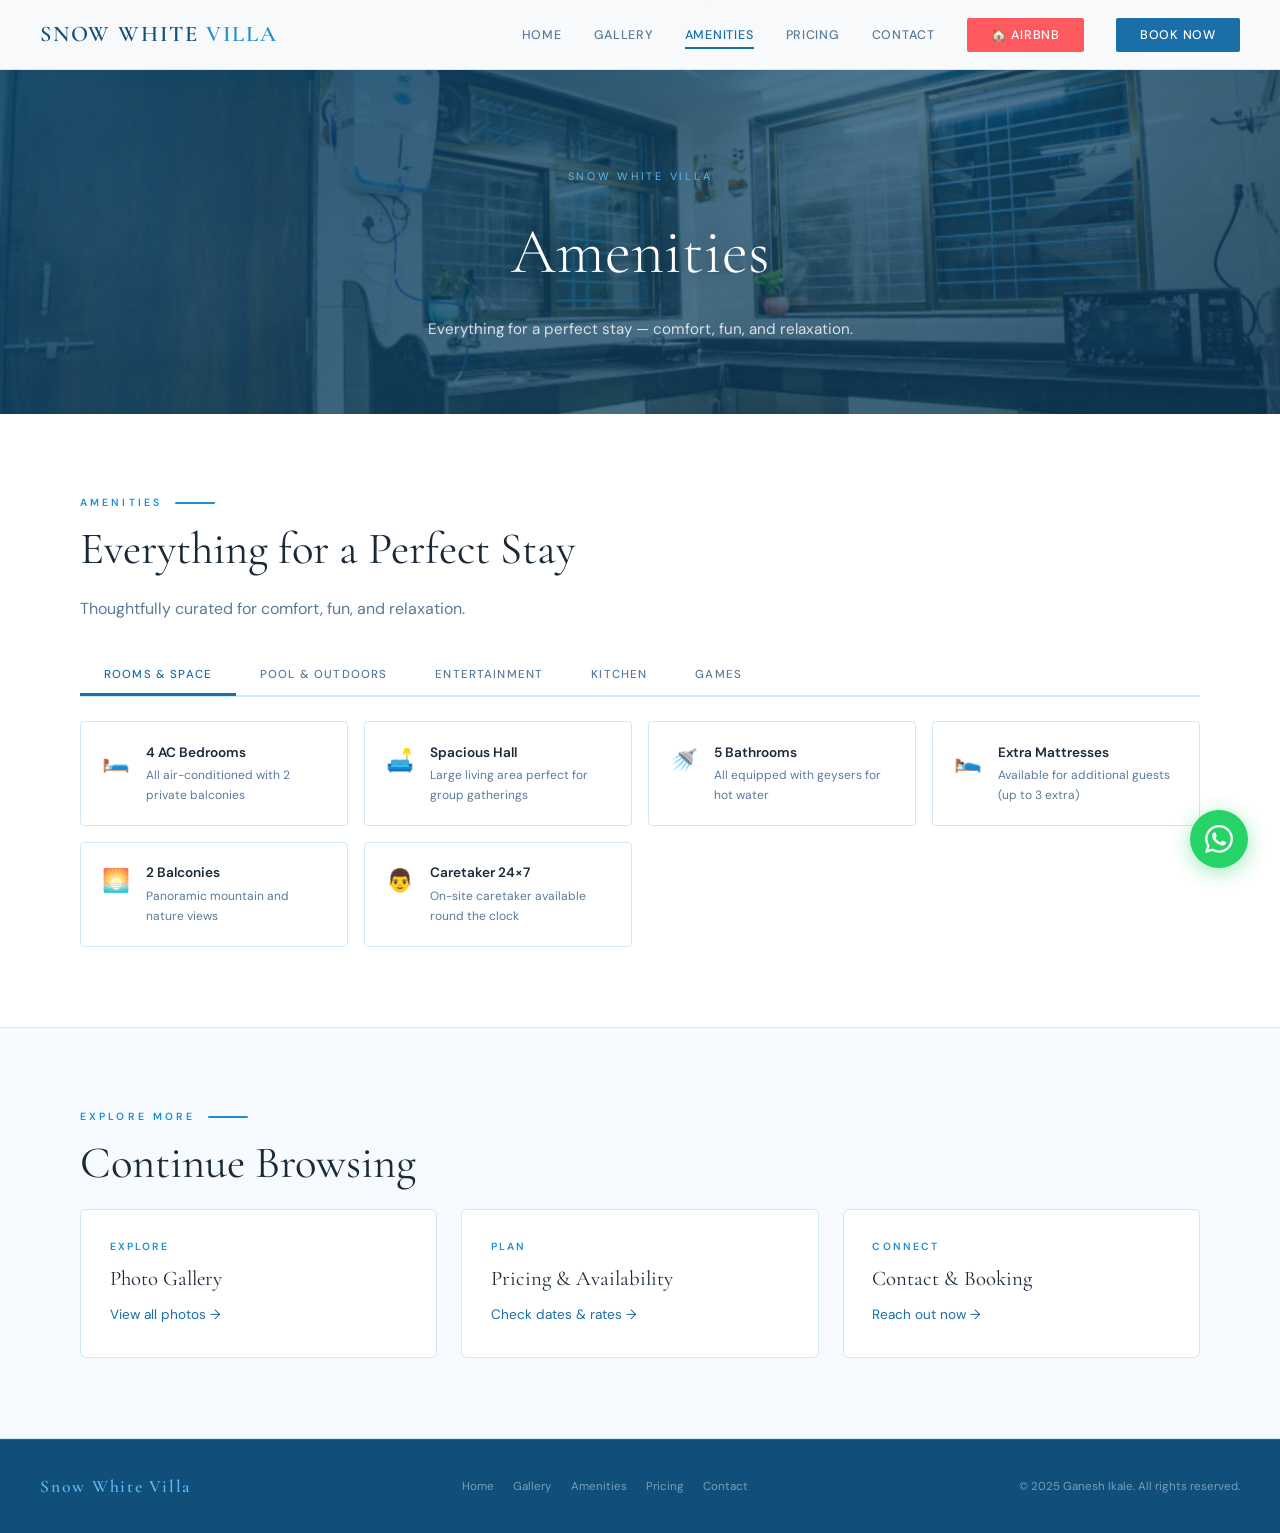
<file: amenities.html>
<!DOCTYPE html>
<html lang="en">
<head>
<meta charset="UTF-8">
<meta name="viewport" content="width=device-width, initial-scale=1.0">
<title>Amenities — Snow White Villa | Malavli, Pune</title>
<link rel="preconnect" href="https://fonts.googleapis.com">
<link href="https://fonts.googleapis.com/css2?family=Cormorant+Garamond:ital,wght@0,300;0,400;0,600;1,300;1,400&family=DM+Sans:wght@300;400;500;600&display=swap" rel="stylesheet">
<link rel="stylesheet" href="styles.css">
</head>
<body>

<nav>
  <a href="index.html" class="nav-logo">Snow White <span>Villa</span></a>
  <button class="nav-toggle" onclick="toggleNav()">☰</button>
  <ul class="nav-links" id="navLinks">
    <li><a href="index.html">Home</a></li>
    <li><a href="gallery.html">Gallery</a></li>
    <li><a href="amenities.html" class="active">Amenities</a></li>
    <li><a href="pricing.html">Pricing</a></li>
    <li><a href="contact.html">Contact</a></li>
    <li><a href="https://airbnb.com/h/snowwhitevilla07" target="_blank" class="nav-airbnb">🏠 Airbnb</a></li>
    <li><a href="contact.html" class="nav-book">Book Now</a></li>
  </ul>
</nav>

<!-- PAGE HERO -->
<div class="page-hero">
  <div class="page-hero-bg" id="heroBg"></div>
  <div class="page-hero-overlay"></div>
  <div class="page-hero-content">
    <div class="page-hero-eyebrow">Snow White Villa</div>
    <h1 class="page-hero-title">Amenities</h1>
    <p class="page-hero-sub">Everything for a perfect stay — comfort, fun, and relaxation.</p>
  </div>
</div>

<!-- AMENITIES TABS -->
<div class="section">
  <div class="fade-up">
    <div class="sec-label">Amenities</div>
    <h2>Everything for a Perfect Stay</h2>
    <p class="lead">Thoughtfully curated for comfort, fun, and relaxation.</p>
  </div>
  <div class="fade-up" style="margin-top:2rem">
    <div class="amenities-tabs">
      <button class="atab active" onclick="switchTab(event,'rooms')">Rooms & Space</button>
      <button class="atab" onclick="switchTab(event,'pool')">Pool & Outdoors</button>
      <button class="atab" onclick="switchTab(event,'entertainment')">Entertainment</button>
      <button class="atab" onclick="switchTab(event,'kitchen')">Kitchen</button>
      <button class="atab" onclick="switchTab(event,'games')">Games</button>
    </div>
    <div id="tab-rooms" class="atab-panel active">
      <div class="amenity-card"><div class="ac-icon">🛏️</div><div><div class="ac-title">4 AC Bedrooms</div><div class="ac-desc">All air-conditioned with 2 private balconies</div></div></div>
      <div class="amenity-card"><div class="ac-icon">🛋️</div><div><div class="ac-title">Spacious Hall</div><div class="ac-desc">Large living area perfect for group gatherings</div></div></div>
      <div class="amenity-card"><div class="ac-icon">🚿</div><div><div class="ac-title">5 Bathrooms</div><div class="ac-desc">All equipped with geysers for hot water</div></div></div>
      <div class="amenity-card"><div class="ac-icon">🛌</div><div><div class="ac-title">Extra Mattresses</div><div class="ac-desc">Available for additional guests (up to 3 extra)</div></div></div>
      <div class="amenity-card"><div class="ac-icon">🌅</div><div><div class="ac-title">2 Balconies</div><div class="ac-desc">Panoramic mountain and nature views</div></div></div>
      <div class="amenity-card"><div class="ac-icon">👨</div><div><div class="ac-title">Caretaker 24×7</div><div class="ac-desc">On-site caretaker available round the clock</div></div></div>
    </div>
    <div id="tab-pool" class="atab-panel">
      <div class="amenity-card"><div class="ac-icon">🏊‍♂️</div><div><div class="ac-title">Private Pool</div><div class="ac-desc">30×12 ft, 4.5 ft depth with LED lighting</div></div></div>
      <div class="amenity-card"><div class="ac-icon">💦</div><div><div class="ac-title">Waterfall Feature</div><div class="ac-desc">Decorative stone waterfall into the pool</div></div></div>
      <div class="amenity-card"><div class="ac-icon">🪑</div><div><div class="ac-title">Poolside Lounge</div><div class="ac-desc">Wicker chairs and outdoor seating by the pool</div></div></div>
      <div class="amenity-card"><div class="ac-icon">🏔️</div><div><div class="ac-title">Mountain-View Balcony</div><div class="ac-desc">Breathtaking Sahyadri views from upper floor</div></div></div>
      <div class="amenity-card"><div class="ac-icon">🌿</div><div><div class="ac-title">Landscaped Courtyard</div><div class="ac-desc">Green plants and outdoor lighting throughout</div></div></div>
      <div class="amenity-card"><div class="ac-icon">🚗</div><div><div class="ac-title">Private Parking</div><div class="ac-desc">Spacious private parking available</div></div></div>
    </div>
    <div id="tab-entertainment" class="atab-panel">
      <div class="amenity-card"><div class="ac-icon">📺</div><div><div class="ac-title">55" Smart LED TV</div><div class="ac-desc">Large smart television for movies and streaming</div></div></div>
      <div class="amenity-card"><div class="ac-icon">📶</div><div><div class="ac-title">Free Wi-Fi</div><div class="ac-desc">High-speed internet throughout the villa</div></div></div>
      <div class="amenity-card"><div class="ac-icon">🔊</div><div><div class="ac-title">Bluetooth Speaker</div><div class="ac-desc">Portable speaker for music by the pool</div></div></div>
      <div class="amenity-card"><div class="ac-icon">🎱</div><div><div class="ac-title">Billiards Table</div><div class="ac-desc">Full-size pool table in the game room</div></div></div>
      <div class="amenity-card"><div class="ac-icon">⚽</div><div><div class="ac-title">Foosball Table</div><div class="ac-desc">Table football on the terrace</div></div></div>
      <div class="amenity-card"><div class="ac-icon">🏸</div><div><div class="ac-title">Badminton</div><div class="ac-desc">Rackets and shuttlecock available</div></div></div>
    </div>
    <div id="tab-kitchen" class="atab-panel">
      <div class="amenity-card"><div class="ac-icon">🍳</div><div><div class="ac-title">Modular Kitchen</div><div class="ac-desc">L-shaped fully equipped modular kitchen</div></div></div>
      <div class="amenity-card"><div class="ac-icon">❄️</div><div><div class="ac-title">Refrigerator</div><div class="ac-desc">Full-size fridge for food and beverages</div></div></div>
      <div class="amenity-card"><div class="ac-icon">💧</div><div><div class="ac-title">Water Purifier</div><div class="ac-desc">RO water purifier for safe drinking water</div></div></div>
      <div class="amenity-card"><div class="ac-icon">☕</div><div><div class="ac-title">Electric Kettle</div><div class="ac-desc">Available in each bedroom</div></div></div>
      <div class="amenity-card"><div class="ac-icon">📦</div><div><div class="ac-title">Microwave</div><div class="ac-desc">For reheating and quick cooking</div></div></div>
      <div class="amenity-card" style="border-color:var(--blue-mid);background:var(--blue-pale)"><div class="ac-icon">👨‍🍳</div><div><div class="ac-title">Cook on Request</div><div class="ac-desc">Available on request at extra charge</div></div></div>
    </div>
    <div id="tab-games" class="atab-panel">
      <div class="amenity-card"><div class="ac-icon">🎯</div><div><div class="ac-title">Carrom</div><div class="ac-desc">Classic board game for all ages</div></div></div>
      <div class="amenity-card"><div class="ac-icon">♟️</div><div><div class="ac-title">Chess</div><div class="ac-desc">Strategy game for two players</div></div></div>
      <div class="amenity-card"><div class="ac-icon">🃏</div><div><div class="ac-title">Cards</div><div class="ac-desc">Playing cards for group games</div></div></div>
      <div class="amenity-card"><div class="ac-icon">🎲</div><div><div class="ac-title">Ludo</div><div class="ac-desc">Family favourite board game</div></div></div>
      <div class="amenity-card"><div class="ac-icon">🟦</div><div><div class="ac-title">Uno</div><div class="ac-desc">Fast-paced card game for groups</div></div></div>
      <div class="amenity-card"><div class="ac-icon">🏸</div><div><div class="ac-title">Badminton</div><div class="ac-desc">Outdoor racket sport equipment included</div></div></div>
      <div class="amenity-card" style="border-color:var(--blue-mid);background:var(--blue-pale)"><div class="ac-icon">🎈</div><div><div class="ac-title">Decoration Services</div><div class="ac-desc">Available on request for birthdays & celebrations</div></div></div>
    </div>
  </div>
</div>

<!-- CROSS LINKS -->
<div class="section-bg-light">
  <div class="section">
    <div class="fade-up">
      <div class="sec-label">Explore More</div>
      <h2>Continue Browsing</h2>
    </div>
    <div class="page-links fade-up">
      <a href="gallery.html" class="page-link-card">
        <div class="plc-label">Explore</div>
        <div class="plc-title">Photo Gallery</div>
        <span class="plc-arrow">View all photos →</span>
      </a>
      <a href="pricing.html" class="page-link-card">
        <div class="plc-label">Plan</div>
        <div class="plc-title">Pricing &amp; Availability</div>
        <span class="plc-arrow">Check dates &amp; rates →</span>
      </a>
      <a href="contact.html" class="page-link-card">
        <div class="plc-label">Connect</div>
        <div class="plc-title">Contact &amp; Booking</div>
        <span class="plc-arrow">Reach out now →</span>
      </a>
    </div>
  </div>
</div>

<footer>
  <div class="footer-logo">Snow White Villa</div>
  <div class="footer-links">
    <a href="index.html">Home</a>
    <a href="gallery.html">Gallery</a>
    <a href="amenities.html">Amenities</a>
    <a href="pricing.html">Pricing</a>
    <a href="contact.html">Contact</a>
  </div>
  <div>© 2025 Ganesh Ikale. All rights reserved.</div>
</footer>

<!-- WHATSAPP FLOAT -->
<a href="https://wa.me/919370721397?text=Hi%2C%20I%20would%20like%20to%20book%20Snow%20White%20Villa." target="_blank" class="wa-float" title="WhatsApp Us">
  <svg viewBox="0 0 24 24" xmlns="http://www.w3.org/2000/svg"><path d="M17.472 14.382c-.297-.149-1.758-.867-2.03-.967-.273-.099-.471-.148-.67.15-.197.297-.767.966-.94 1.164-.173.199-.347.223-.644.075-.297-.15-1.255-.463-2.39-1.475-.883-.788-1.48-1.761-1.653-2.059-.173-.297-.018-.458.13-.606.134-.133.298-.347.446-.52.149-.174.198-.298.298-.497.099-.198.05-.371-.025-.52-.075-.149-.669-1.612-.916-2.207-.242-.579-.487-.5-.669-.51-.173-.008-.371-.01-.57-.01-.198 0-.52.074-.792.372-.272.297-1.04 1.016-1.04 2.479 0 1.462 1.065 2.875 1.213 3.074.149.198 2.096 3.2 5.077 4.487.709.306 1.262.489 1.694.625.712.227 1.36.195 1.871.118.571-.085 1.758-.719 2.006-1.413.248-.694.248-1.289.173-1.413-.074-.124-.272-.198-.57-.347m-5.421 7.403h-.004a9.87 9.87 0 01-5.031-1.378l-.361-.214-3.741.982.998-3.648-.235-.374a9.86 9.86 0 01-1.51-5.26c.001-5.45 4.436-9.884 9.888-9.884 2.64 0 5.122 1.03 6.988 2.898a9.825 9.825 0 012.893 6.994c-.003 5.45-4.437 9.884-9.885 9.884m8.413-18.297A11.815 11.815 0 0012.05 0C5.495 0 .16 5.335.157 11.892c0 2.096.547 4.142 1.588 5.945L.057 24l6.305-1.654a11.882 11.882 0 005.683 1.448h.005c6.554 0 11.89-5.335 11.893-11.893a11.821 11.821 0 00-3.48-8.413z"/></svg>
</a>

<script src="images.js"></script>
<script>
document.getElementById('heroBg').style.backgroundImage = `url(${IMGS[4].src})`;
</script>
<script src="common.js"></script>
</body>
</html>
</file>
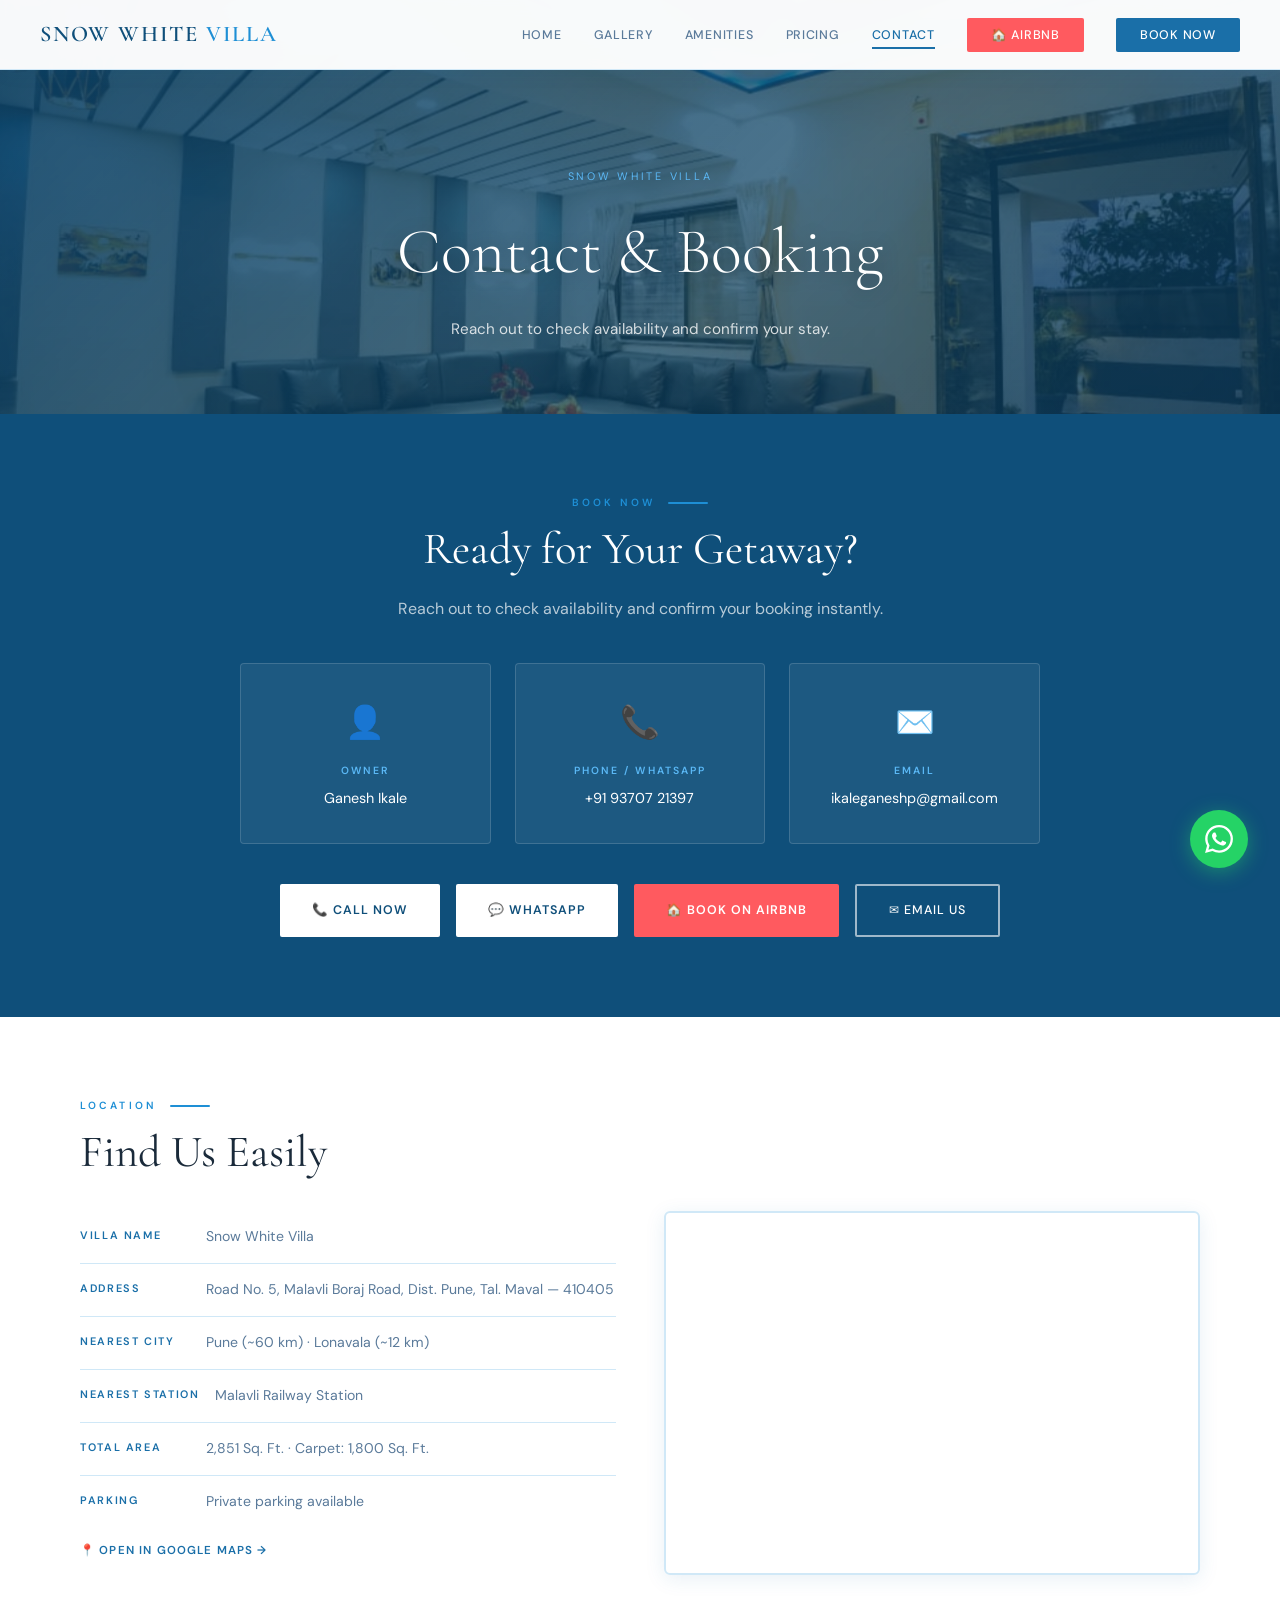
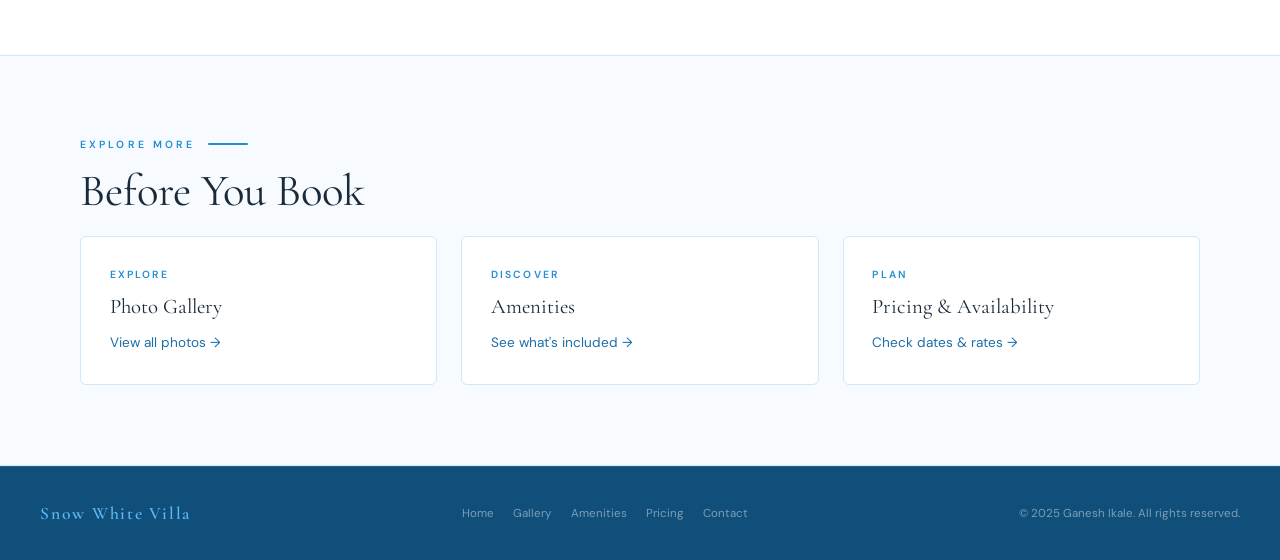
<file: contact.html>
<!DOCTYPE html>
<html lang="en">
<head>
<meta charset="UTF-8">
<meta name="viewport" content="width=device-width, initial-scale=1.0">
<title>Contact & Booking — Snow White Villa | Malavli, Pune</title>
<link rel="preconnect" href="https://fonts.googleapis.com">
<link href="https://fonts.googleapis.com/css2?family=Cormorant+Garamond:ital,wght@0,300;0,400;0,600;1,300;1,400&family=DM+Sans:wght@300;400;500;600&display=swap" rel="stylesheet">
<link rel="stylesheet" href="styles.css">
</head>
<body>

<nav>
  <a href="index.html" class="nav-logo">Snow White <span>Villa</span></a>
  <button class="nav-toggle" onclick="toggleNav()">☰</button>
  <ul class="nav-links" id="navLinks">
    <li><a href="index.html">Home</a></li>
    <li><a href="gallery.html">Gallery</a></li>
    <li><a href="amenities.html">Amenities</a></li>
    <li><a href="pricing.html">Pricing</a></li>
    <li><a href="contact.html" class="active">Contact</a></li>
    <li><a href="https://airbnb.com/h/snowwhitevilla07" target="_blank" class="nav-airbnb">🏠 Airbnb</a></li>
    <li><a href="contact.html" class="nav-book">Book Now</a></li>
  </ul>
</nav>

<!-- PAGE HERO -->
<div class="page-hero">
  <div class="page-hero-bg" id="heroBg"></div>
  <div class="page-hero-overlay"></div>
  <div class="page-hero-content">
    <div class="page-hero-eyebrow">Snow White Villa</div>
    <h1 class="page-hero-title">Contact &amp; Booking</h1>
    <p class="page-hero-sub">Reach out to check availability and confirm your stay.</p>
  </div>
</div>

<!-- CONTACT -->
<div class="contact-section">
  <div class="contact-inner fade-up">
    <div class="sec-label" style="justify-content:center">Book Now</div>
    <h2>Ready for Your Getaway?</h2>
    <p class="lead" style="margin:0 auto;text-align:center">Reach out to check availability and confirm your booking instantly.</p>
    <div class="contact-cards">
      <div class="cc"><div class="cc-icon">👤</div><div class="cc-label">Owner</div><div class="cc-val">Ganesh Ikale</div></div>
      <div class="cc"><div class="cc-icon">📞</div><div class="cc-label">Phone / WhatsApp</div><div class="cc-val"><a href="tel:+919370721397">+91 93707 21397</a></div></div>
      <div class="cc"><div class="cc-icon">✉️</div><div class="cc-label">Email</div><div class="cc-val"><a href="mailto:ikaleganeshp@gmail.com">ikaleganeshp@gmail.com</a></div></div>
    </div>
    <div class="cta-buttons">
      <a href="tel:+919370721397" class="btn-white">📞 Call Now</a>
      <a href="https://wa.me/919370721397?text=Hi%2C%20I%20would%20like%20to%20book%20Snow%20White%20Villa%20at%20Malavli%2C%20Pune." target="_blank" class="btn-white">💬 WhatsApp</a>
      <a href="https://airbnb.com/h/snowwhitevilla07" target="_blank" class="btn-airbnb">🏠 Book on Airbnb</a>
      <a href="mailto:ikaleganeshp@gmail.com" class="btn-outline-white">✉ Email Us</a>
    </div>
  </div>
</div>

<!-- LOCATION -->
<div class="section" id="location">
  <div class="fade-up">
    <div class="sec-label">Location</div>
    <h2>Find Us Easily</h2>
  </div>
  <div class="location-grid fade-up">
    <div>
      <div class="loc-details">
        <div class="loc-row"><div class="loc-key">Villa Name</div><div class="loc-val">Snow White Villa</div></div>
        <div class="loc-row"><div class="loc-key">Address</div><div class="loc-val">Road No. 5, Malavli Boraj Road, Dist. Pune, Tal. Maval — 410405</div></div>
        <div class="loc-row"><div class="loc-key">Nearest City</div><div class="loc-val">Pune (~60 km) · Lonavala (~12 km)</div></div>
        <div class="loc-row"><div class="loc-key">Nearest Station</div><div class="loc-val">Malavli Railway Station</div></div>
        <div class="loc-row"><div class="loc-key">Total Area</div><div class="loc-val">2,851 Sq. Ft. · Carpet: 1,800 Sq. Ft.</div></div>
        <div class="loc-row" style="border:none"><div class="loc-key">Parking</div><div class="loc-val">Private parking available</div></div>
      </div>
      <a href="https://maps.app.goo.gl/RDJYqaR4qNKC1pM8A" target="_blank" class="map-open">📍 Open in Google Maps →</a>
    </div>
    <div>
      <div class="map-box">
        <iframe
          src="https://www.google.com/maps/embed?pb=!1m18!1m12!1m3!1d933.0!2d73.4884076!3d18.7481677!2m3!1f0!2f0!3f0!3m2!1i1024!2i768!4f13.1!3m3!1m2!1s0x3bc2ab870f47547d%3A0x14ecb9adcb28c9e4!2sSnow%20White%20Villa!5e0!3m2!1sen!2sin!4v1234567890"
          allowfullscreen loading="lazy" referrerpolicy="no-referrer-when-downgrade">
        </iframe>
      </div>
    </div>
  </div>
</div>

<!-- CROSS LINKS -->
<div class="section-bg-light">
  <div class="section">
    <div class="fade-up">
      <div class="sec-label">Explore More</div>
      <h2>Before You Book</h2>
    </div>
    <div class="page-links fade-up">
      <a href="gallery.html" class="page-link-card">
        <div class="plc-label">Explore</div>
        <div class="plc-title">Photo Gallery</div>
        <span class="plc-arrow">View all photos →</span>
      </a>
      <a href="amenities.html" class="page-link-card">
        <div class="plc-label">Discover</div>
        <div class="plc-title">Amenities</div>
        <span class="plc-arrow">See what's included →</span>
      </a>
      <a href="pricing.html" class="page-link-card">
        <div class="plc-label">Plan</div>
        <div class="plc-title">Pricing &amp; Availability</div>
        <span class="plc-arrow">Check dates &amp; rates →</span>
      </a>
    </div>
  </div>
</div>

<footer>
  <div class="footer-logo">Snow White Villa</div>
  <div class="footer-links">
    <a href="index.html">Home</a>
    <a href="gallery.html">Gallery</a>
    <a href="amenities.html">Amenities</a>
    <a href="pricing.html">Pricing</a>
    <a href="contact.html">Contact</a>
  </div>
  <div>© 2025 Ganesh Ikale. All rights reserved.</div>
</footer>

<!-- WHATSAPP FLOAT -->
<a href="https://wa.me/919370721397?text=Hi%2C%20I%20would%20like%20to%20book%20Snow%20White%20Villa." target="_blank" class="wa-float" title="WhatsApp Us">
  <svg viewBox="0 0 24 24" xmlns="http://www.w3.org/2000/svg"><path d="M17.472 14.382c-.297-.149-1.758-.867-2.03-.967-.273-.099-.471-.148-.67.15-.197.297-.767.966-.94 1.164-.173.199-.347.223-.644.075-.297-.15-1.255-.463-2.39-1.475-.883-.788-1.48-1.761-1.653-2.059-.173-.297-.018-.458.13-.606.134-.133.298-.347.446-.52.149-.174.198-.298.298-.497.099-.198.05-.371-.025-.52-.075-.149-.669-1.612-.916-2.207-.242-.579-.487-.5-.669-.51-.173-.008-.371-.01-.57-.01-.198 0-.52.074-.792.372-.272.297-1.04 1.016-1.04 2.479 0 1.462 1.065 2.875 1.213 3.074.149.198 2.096 3.2 5.077 4.487.709.306 1.262.489 1.694.625.712.227 1.36.195 1.871.118.571-.085 1.758-.719 2.006-1.413.248-.694.248-1.289.173-1.413-.074-.124-.272-.198-.57-.347m-5.421 7.403h-.004a9.87 9.87 0 01-5.031-1.378l-.361-.214-3.741.982.998-3.648-.235-.374a9.86 9.86 0 01-1.51-5.26c.001-5.45 4.436-9.884 9.888-9.884 2.64 0 5.122 1.03 6.988 2.898a9.825 9.825 0 012.893 6.994c-.003 5.45-4.437 9.884-9.885 9.884m8.413-18.297A11.815 11.815 0 0012.05 0C5.495 0 .16 5.335.157 11.892c0 2.096.547 4.142 1.588 5.945L.057 24l6.305-1.654a11.882 11.882 0 005.683 1.448h.005c6.554 0 11.89-5.335 11.893-11.893a11.821 11.821 0 00-3.48-8.413z"/></svg>
</a>

<script src="images.js"></script>
<script>
document.getElementById('heroBg').style.backgroundImage = `url(${IMGS[5].src})`;
</script>
<script src="common.js"></script>
</body>
</html>
</file>
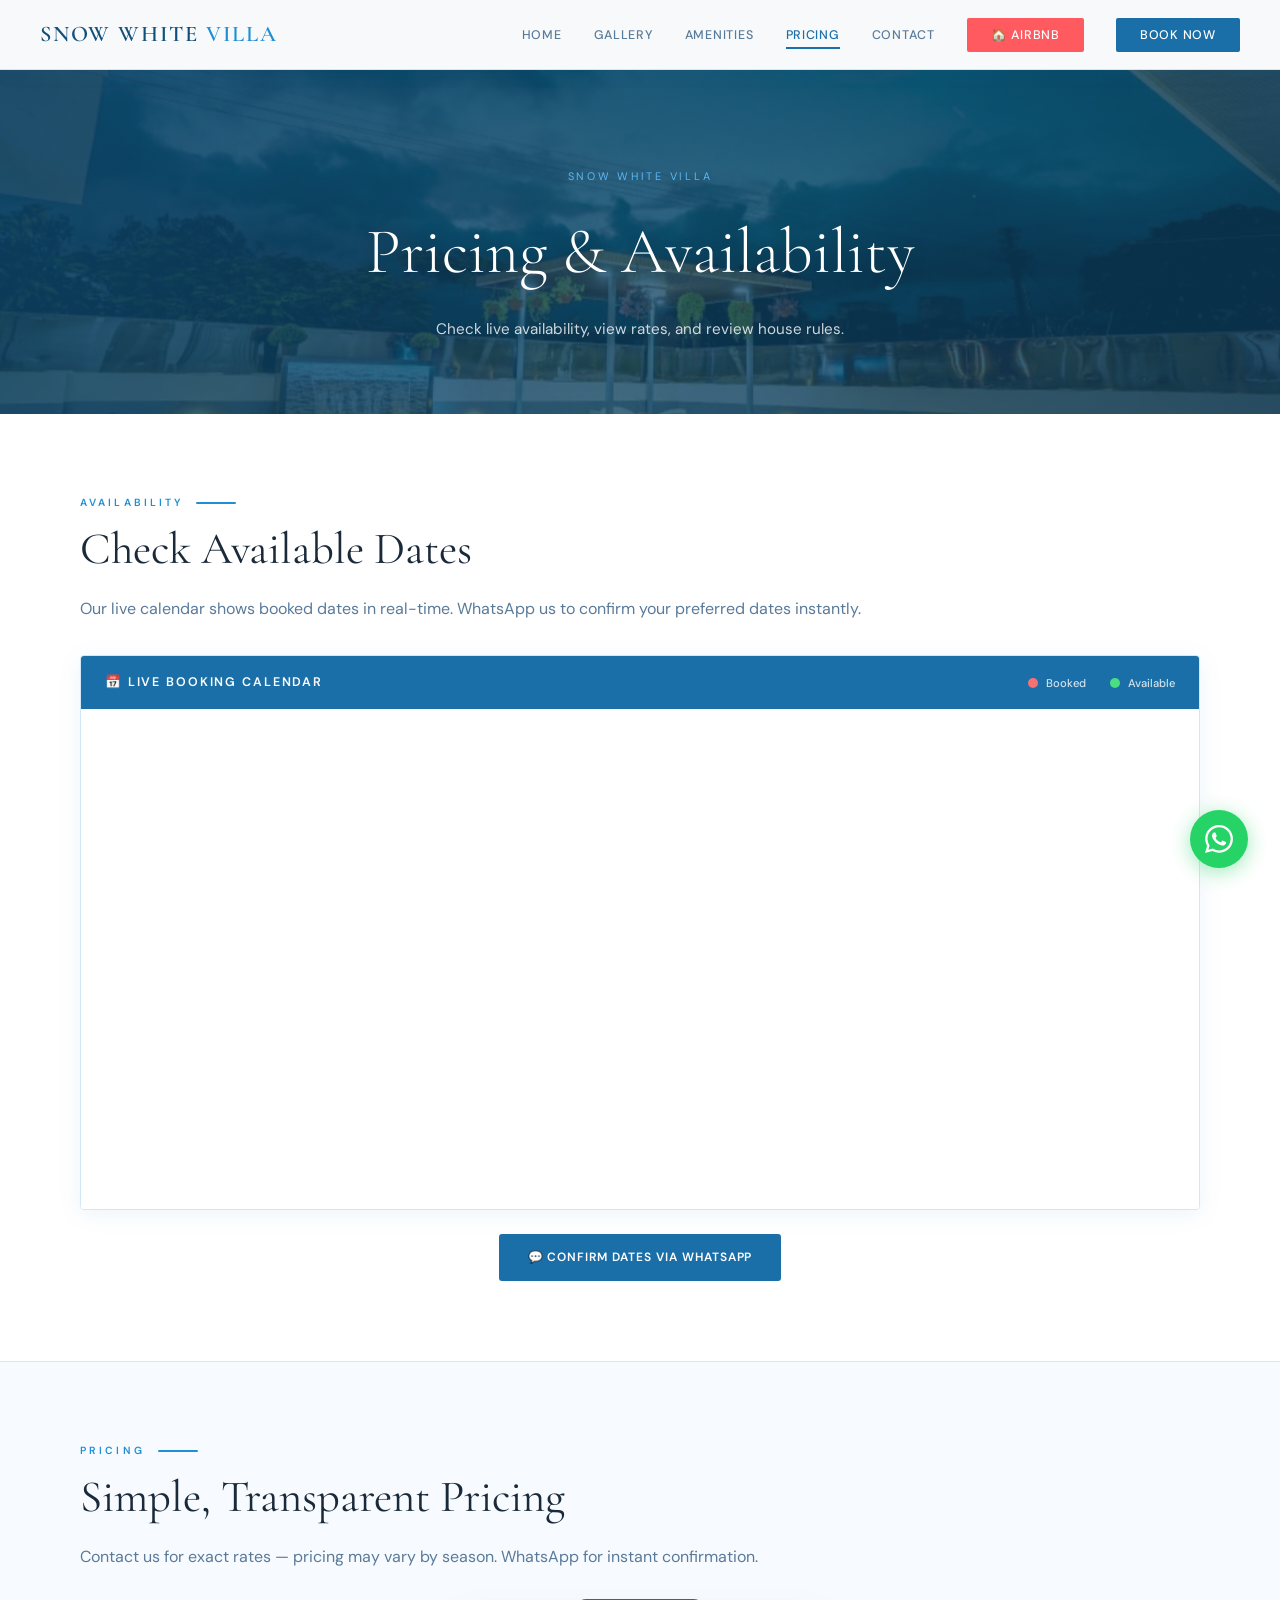
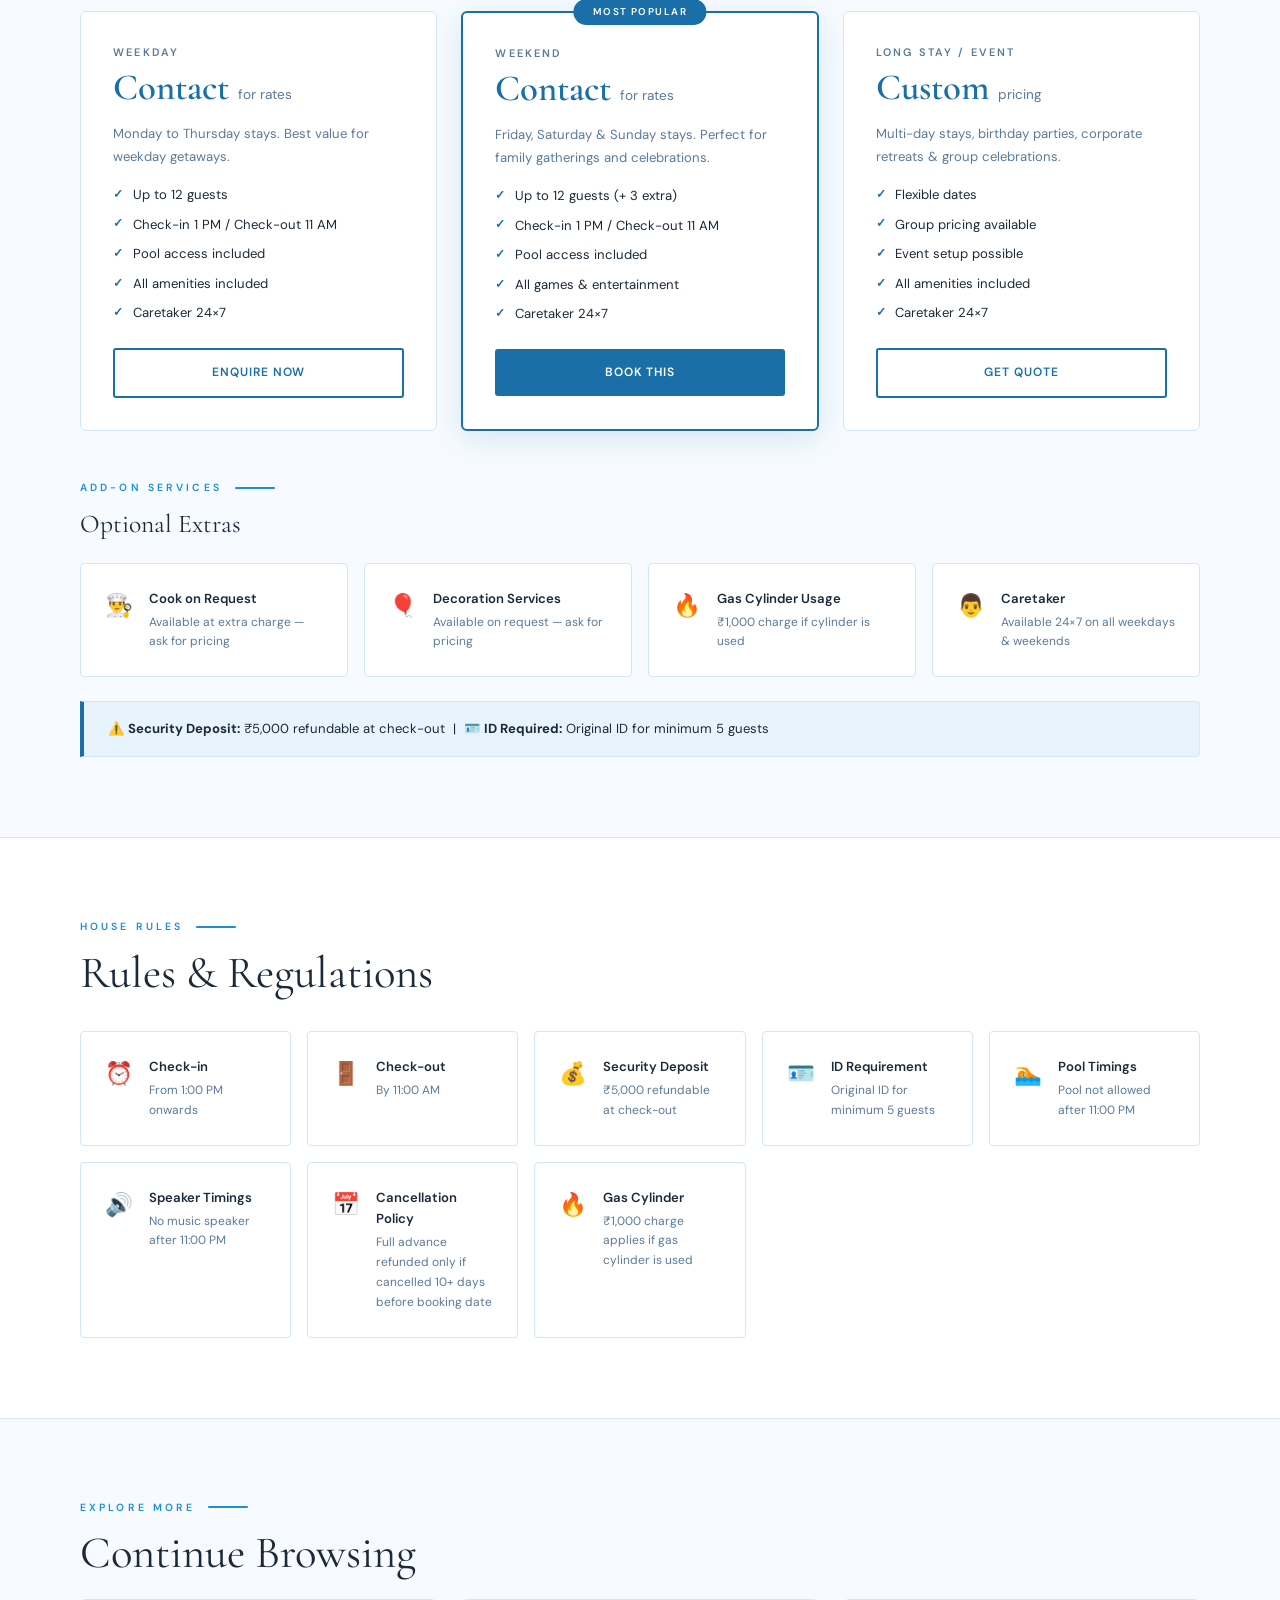
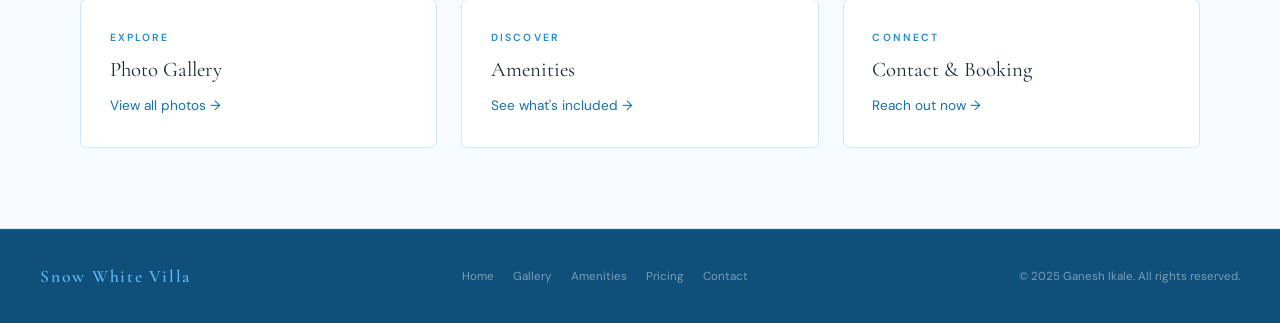
<file: pricing.html>
<!DOCTYPE html>
<html lang="en">
<head>
<meta charset="UTF-8">
<meta name="viewport" content="width=device-width, initial-scale=1.0">
<title>Pricing & Availability — Snow White Villa | Malavli, Pune</title>
<link rel="preconnect" href="https://fonts.googleapis.com">
<link href="https://fonts.googleapis.com/css2?family=Cormorant+Garamond:ital,wght@0,300;0,400;0,600;1,300;1,400&family=DM+Sans:wght@300;400;500;600&display=swap" rel="stylesheet">
<link rel="stylesheet" href="styles.css">
</head>
<body>

<nav>
  <a href="index.html" class="nav-logo">Snow White <span>Villa</span></a>
  <button class="nav-toggle" onclick="toggleNav()">☰</button>
  <ul class="nav-links" id="navLinks">
    <li><a href="index.html">Home</a></li>
    <li><a href="gallery.html">Gallery</a></li>
    <li><a href="amenities.html">Amenities</a></li>
    <li><a href="pricing.html" class="active">Pricing</a></li>
    <li><a href="contact.html">Contact</a></li>
    <li><a href="https://airbnb.com/h/snowwhitevilla07" target="_blank" class="nav-airbnb">🏠 Airbnb</a></li>
    <li><a href="contact.html" class="nav-book">Book Now</a></li>
  </ul>
</nav>

<!-- PAGE HERO -->
<div class="page-hero">
  <div class="page-hero-bg" id="heroBg"></div>
  <div class="page-hero-overlay"></div>
  <div class="page-hero-content">
    <div class="page-hero-eyebrow">Snow White Villa</div>
    <h1 class="page-hero-title">Pricing &amp; Availability</h1>
    <p class="page-hero-sub">Check live availability, view rates, and review house rules.</p>
  </div>
</div>

<!-- AVAILABILITY CALENDAR -->
<div class="section" id="availability">
  <div class="fade-up">
    <div class="sec-label">Availability</div>
    <h2>Check Available Dates</h2>
    <p class="lead">Our live calendar shows booked dates in real-time. WhatsApp us to confirm your preferred dates instantly.</p>
  </div>
  <div class="calendar-wrap fade-up">
    <div class="cal-header">
      <div class="cal-title">📅 Live Booking Calendar</div>
      <div class="cal-legend">
        <div class="leg"><div class="leg-dot booked"></div>Booked</div>
        <div class="leg"><div class="leg-dot avail"></div>Available</div>
      </div>
    </div>
    <iframe class="calendar-frame"
      src="https://calendar.google.com/calendar/embed?src=e2d5189613211bae6d455c84d0efc1f27ce1a0cbc6c36520fd640563f46ecb1f%40group.calendar.google.com&ctz=Asia%2FKolkata&showTitle=0&showNav=1&showDate=1&showPrint=0&showTabs=0&showCalendars=0&showTz=0&mode=MONTH"
      frameborder="0" scrolling="no" loading="lazy">
    </iframe>
  </div>
  <div style="margin-top:1.5rem;text-align:center">
    <a href="https://wa.me/919370721397?text=Hi%2C%20I%20would%20like%20to%20book%20Snow%20White%20Villa.%20Please%20confirm%20availability%20for%20my%20dates." target="_blank" class="btn-blue-solid" style="width:auto;display:inline-flex">💬 Confirm Dates via WhatsApp</a>
  </div>
</div>

<!-- PRICING -->
<div class="section-bg-light" id="pricing">
  <div class="section">
    <div class="fade-up">
      <div class="sec-label">Pricing</div>
      <h2>Simple, Transparent Pricing</h2>
      <p class="lead">Contact us for exact rates — pricing may vary by season. WhatsApp for instant confirmation.</p>
    </div>
    <div class="pricing-grid fade-up">
      <div class="price-card">
        <div class="pc-type">Weekday</div>
        <div class="pc-price">Contact <span>for rates</span></div>
        <div class="pc-desc">Monday to Thursday stays. Best value for weekday getaways.</div>
        <ul class="pc-features">
          <li>Up to 12 guests</li>
          <li>Check-in 1 PM / Check-out 11 AM</li>
          <li>Pool access included</li>
          <li>All amenities included</li>
          <li>Caretaker 24×7</li>
        </ul>
        <a href="https://wa.me/919370721397?text=Hi%2C%20I%20am%20interested%20in%20a%20weekday%20booking%20for%20Snow%20White%20Villa." target="_blank" class="btn-blue-outline">Enquire Now</a>
      </div>
      <div class="price-card featured">
        <div class="pc-badge">Most Popular</div>
        <div class="pc-type">Weekend</div>
        <div class="pc-price">Contact <span>for rates</span></div>
        <div class="pc-desc">Friday, Saturday &amp; Sunday stays. Perfect for family gatherings and celebrations.</div>
        <ul class="pc-features">
          <li>Up to 12 guests (+ 3 extra)</li>
          <li>Check-in 1 PM / Check-out 11 AM</li>
          <li>Pool access included</li>
          <li>All games &amp; entertainment</li>
          <li>Caretaker 24×7</li>
        </ul>
        <a href="https://wa.me/919370721397?text=Hi%2C%20I%20am%20interested%20in%20a%20weekend%20booking%20for%20Snow%20White%20Villa." target="_blank" class="btn-blue-solid">Book This</a>
      </div>
      <div class="price-card">
        <div class="pc-type">Long Stay / Event</div>
        <div class="pc-price">Custom <span>pricing</span></div>
        <div class="pc-desc">Multi-day stays, birthday parties, corporate retreats &amp; group celebrations.</div>
        <ul class="pc-features">
          <li>Flexible dates</li>
          <li>Group pricing available</li>
          <li>Event setup possible</li>
          <li>All amenities included</li>
          <li>Caretaker 24×7</li>
        </ul>
        <a href="https://wa.me/919370721397?text=Hi%2C%20I%20need%20custom%20pricing%20for%20Snow%20White%20Villa%20for%20an%20event." target="_blank" class="btn-blue-outline">Get Quote</a>
      </div>
    </div>

    <div class="fade-up" style="margin-top:3rem">
      <div class="sec-label">Add-on Services</div>
      <h2 style="font-size:1.6rem">Optional Extras</h2>
      <div class="rules-grid" style="margin-top:1.5rem">
        <div class="rule-card"><div class="rule-icon">👨‍🍳</div><div><div class="rule-title">Cook on Request</div><div class="rule-desc">Available at extra charge — ask for pricing</div></div></div>
        <div class="rule-card"><div class="rule-icon">🎈</div><div><div class="rule-title">Decoration Services</div><div class="rule-desc">Available on request — ask for pricing</div></div></div>
        <div class="rule-card"><div class="rule-icon">🔥</div><div><div class="rule-title">Gas Cylinder Usage</div><div class="rule-desc">₹1,000 charge if cylinder is used</div></div></div>
        <div class="rule-card"><div class="rule-icon">👨</div><div><div class="rule-title">Caretaker</div><div class="rule-desc">Available 24×7 on all weekdays &amp; weekends</div></div></div>
      </div>
    </div>

    <div class="info-box">
      ⚠️ <strong>Security Deposit:</strong> ₹5,000 refundable at check-out &nbsp;|&nbsp;
      🪪 <strong>ID Required:</strong> Original ID for minimum 5 guests
    </div>
  </div>
</div>

<!-- RULES -->
<div class="section" id="rules">
  <div class="fade-up">
    <div class="sec-label">House Rules</div>
    <h2>Rules &amp; Regulations</h2>
  </div>
  <div class="rules-grid fade-up">
    <div class="rule-card"><div class="rule-icon">⏰</div><div><div class="rule-title">Check-in</div><div class="rule-desc">From 1:00 PM onwards</div></div></div>
    <div class="rule-card"><div class="rule-icon">🚪</div><div><div class="rule-title">Check-out</div><div class="rule-desc">By 11:00 AM</div></div></div>
    <div class="rule-card"><div class="rule-icon">💰</div><div><div class="rule-title">Security Deposit</div><div class="rule-desc">₹5,000 refundable at check-out</div></div></div>
    <div class="rule-card"><div class="rule-icon">🪪</div><div><div class="rule-title">ID Requirement</div><div class="rule-desc">Original ID for minimum 5 guests</div></div></div>
    <div class="rule-card"><div class="rule-icon">🏊</div><div><div class="rule-title">Pool Timings</div><div class="rule-desc">Pool not allowed after 11:00 PM</div></div></div>
    <div class="rule-card"><div class="rule-icon">🔊</div><div><div class="rule-title">Speaker Timings</div><div class="rule-desc">No music speaker after 11:00 PM</div></div></div>
    <div class="rule-card"><div class="rule-icon">📅</div><div><div class="rule-title">Cancellation Policy</div><div class="rule-desc">Full advance refunded only if cancelled 10+ days before booking date</div></div></div>
    <div class="rule-card"><div class="rule-icon">🔥</div><div><div class="rule-title">Gas Cylinder</div><div class="rule-desc">₹1,000 charge applies if gas cylinder is used</div></div></div>
  </div>
</div>

<!-- CROSS LINKS -->
<div class="section-bg-light">
  <div class="section">
    <div class="fade-up">
      <div class="sec-label">Explore More</div>
      <h2>Continue Browsing</h2>
    </div>
    <div class="page-links fade-up">
      <a href="gallery.html" class="page-link-card">
        <div class="plc-label">Explore</div>
        <div class="plc-title">Photo Gallery</div>
        <span class="plc-arrow">View all photos →</span>
      </a>
      <a href="amenities.html" class="page-link-card">
        <div class="plc-label">Discover</div>
        <div class="plc-title">Amenities</div>
        <span class="plc-arrow">See what's included →</span>
      </a>
      <a href="contact.html" class="page-link-card">
        <div class="plc-label">Connect</div>
        <div class="plc-title">Contact &amp; Booking</div>
        <span class="plc-arrow">Reach out now →</span>
      </a>
    </div>
  </div>
</div>

<footer>
  <div class="footer-logo">Snow White Villa</div>
  <div class="footer-links">
    <a href="index.html">Home</a>
    <a href="gallery.html">Gallery</a>
    <a href="amenities.html">Amenities</a>
    <a href="pricing.html">Pricing</a>
    <a href="contact.html">Contact</a>
  </div>
  <div>© 2025 Ganesh Ikale. All rights reserved.</div>
</footer>

<!-- WHATSAPP FLOAT -->
<a href="https://wa.me/919370721397?text=Hi%2C%20I%20would%20like%20to%20book%20Snow%20White%20Villa." target="_blank" class="wa-float" title="WhatsApp Us">
  <svg viewBox="0 0 24 24" xmlns="http://www.w3.org/2000/svg"><path d="M17.472 14.382c-.297-.149-1.758-.867-2.03-.967-.273-.099-.471-.148-.67.15-.197.297-.767.966-.94 1.164-.173.199-.347.223-.644.075-.297-.15-1.255-.463-2.39-1.475-.883-.788-1.48-1.761-1.653-2.059-.173-.297-.018-.458.13-.606.134-.133.298-.347.446-.52.149-.174.198-.298.298-.497.099-.198.05-.371-.025-.52-.075-.149-.669-1.612-.916-2.207-.242-.579-.487-.5-.669-.51-.173-.008-.371-.01-.57-.01-.198 0-.52.074-.792.372-.272.297-1.04 1.016-1.04 2.479 0 1.462 1.065 2.875 1.213 3.074.149.198 2.096 3.2 5.077 4.487.709.306 1.262.489 1.694.625.712.227 1.36.195 1.871.118.571-.085 1.758-.719 2.006-1.413.248-.694.248-1.289.173-1.413-.074-.124-.272-.198-.57-.347m-5.421 7.403h-.004a9.87 9.87 0 01-5.031-1.378l-.361-.214-3.741.982.998-3.648-.235-.374a9.86 9.86 0 01-1.51-5.26c.001-5.45 4.436-9.884 9.888-9.884 2.64 0 5.122 1.03 6.988 2.898a9.825 9.825 0 012.893 6.994c-.003 5.45-4.437 9.884-9.885 9.884m8.413-18.297A11.815 11.815 0 0012.05 0C5.495 0 .16 5.335.157 11.892c0 2.096.547 4.142 1.588 5.945L.057 24l6.305-1.654a11.882 11.882 0 005.683 1.448h.005c6.554 0 11.89-5.335 11.893-11.893a11.821 11.821 0 00-3.48-8.413z"/></svg>
</a>

<script src="images.js"></script>
<script>
document.getElementById('heroBg').style.backgroundImage = `url(${IMGS[3].src})`;
</script>
<script src="common.js"></script>
</body>
</html>
</file>
<file: styles.css>
*,*::before,*::after{box-sizing:border-box;margin:0;padding:0}
:root{
  --blue:#1A6FA8;
  --blue-dark:#0F4F7A;
  --blue-mid:#1E8FD5;
  --blue-light:#E8F4FD;
  --blue-pale:#F0F8FF;
  --sky:#5BB8F5;
  --white:#FFFFFF;
  --off-white:#F7FBFF;
  --text:#1A2A3A;
  --muted:#5A7A9A;
  --border:#D0E8F7;
  --green:#16A34A;
  --red:#DC2626;
}
html{scroll-behavior:smooth}
body{background:var(--white);color:var(--text);font-family:'DM Sans',sans-serif;font-weight:400;line-height:1.65;overflow-x:hidden}

/* NAV */
nav{position:fixed;top:0;left:0;right:0;z-index:100;display:flex;align-items:center;justify-content:space-between;padding:1rem 2.5rem;background:rgba(255,255,255,0.97);backdrop-filter:blur(12px);border-bottom:1px solid var(--border);box-shadow:0 1px 20px rgba(26,111,168,0.07);animation:fadeInDown 0.7s ease both}
.nav-logo{font-family:'Cormorant Garamond',serif;font-size:1.4rem;font-weight:600;letter-spacing:0.08em;color:var(--blue-dark);text-transform:uppercase;text-decoration:none}
.nav-logo span{color:var(--blue-mid)}
.nav-links{display:flex;gap:2rem;list-style:none;align-items:center}
.nav-links a{color:var(--muted);text-decoration:none;font-size:0.78rem;letter-spacing:0.06em;text-transform:uppercase;transition:color 0.3s;font-weight:500}
.nav-links a:hover{color:var(--blue)}
.nav-links a.active{color:var(--blue);border-bottom:2px solid var(--blue);padding-bottom:4px}
.nav-book{background:var(--blue);color:var(--white)!important;padding:0.55rem 1.5rem;border-radius:2px;transition:background 0.3s,transform 0.2s!important}
.nav-book:hover{background:var(--blue-dark)!important;transform:translateY(-2px)}
.nav-airbnb{background:#FF5A5F;color:var(--white)!important;padding:0.55rem 1.5rem;border-radius:2px;transition:background 0.3s,transform 0.2s!important}
.nav-airbnb:hover{transform:translateY(-2px)}
.nav-toggle{display:none;background:none;border:none;font-size:1.6rem;color:var(--blue-dark);cursor:pointer}

/* PAGE HERO (sub-pages) */
.page-hero{position:relative;height:46vh;min-height:320px;display:flex;align-items:center;justify-content:center;text-align:center;overflow:hidden;margin-top:0}
.page-hero-bg{position:absolute;inset:0;background-size:cover;background-position:center 35%;filter:brightness(0.42);animation:kenburns 16s ease-out forwards}
.page-hero-overlay{position:absolute;inset:0;background:linear-gradient(135deg,rgba(15,79,122,0.78) 0%,rgba(30,143,213,0.35) 60%,rgba(15,79,122,0.6) 100%)}
.page-hero-content{position:relative;z-index:2;padding:6rem 2rem 0}
.page-hero-eyebrow{font-size:0.68rem;letter-spacing:0.25em;text-transform:uppercase;color:var(--sky);margin-bottom:0.8rem;animation:fadeInDown 0.7s ease 0.1s both}
.page-hero-title{font-family:'Cormorant Garamond',serif;font-size:clamp(2.4rem,5vw,4rem);font-weight:300;color:var(--white);text-shadow:0 2px 20px rgba(0,0,0,0.3);animation:fadeInUp 0.8s ease 0.2s both}
.page-hero-sub{font-size:0.95rem;color:rgba(255,255,255,0.8);margin-top:0.8rem;max-width:520px;margin-left:auto;margin-right:auto;animation:fadeInUp 0.8s ease 0.35s both}

/* HERO (home only) */
.hero{position:relative;height:100vh;min-height:620px;display:flex;align-items:flex-end;overflow:hidden}
.hero-bg{position:absolute;inset:0;background-size:cover;background-position:center 30%;filter:brightness(0.45);animation:kenburns 18s ease-out forwards}
.hero-overlay{position:absolute;inset:0;background:linear-gradient(135deg,rgba(15,79,122,0.75) 0%,rgba(30,143,213,0.3) 50%,transparent 100%)}
.hero-content{position:relative;z-index:2;padding:0 2.5rem 5rem;max-width:720px}
.hero-badge{display:inline-flex;align-items:center;gap:0.6rem;background:rgba(255,255,255,0.15);border:1px solid rgba(255,255,255,0.35);color:var(--white);padding:0.4rem 1.1rem;font-size:0.68rem;letter-spacing:0.2em;text-transform:uppercase;margin-bottom:1.3rem;backdrop-filter:blur(4px);border-radius:2px;animation:fadeInDown 0.7s ease 0.15s both}
.hero-badge::before{content:'';width:7px;height:7px;background:#4ade80;border-radius:50%;animation:pulse 2s infinite}
.hero-title{font-family:'Cormorant Garamond',serif;font-size:clamp(3rem,7vw,5.8rem);font-weight:300;line-height:1.05;color:var(--white);margin-bottom:1rem;text-shadow:0 2px 20px rgba(0,0,0,0.3);animation:fadeInUp 0.8s ease 0.3s both}
.hero-title em{font-style:italic;color:#93D4FF}
.hero-desc{font-size:1rem;color:rgba(255,255,255,0.82);margin-bottom:2rem;max-width:500px;line-height:1.75;animation:fadeInUp 0.8s ease 0.45s both}
.hero-pills{display:flex;gap:0.7rem;flex-wrap:wrap;margin-bottom:2.2rem;animation:fadeInUp 0.8s ease 0.6s both}
.pill{background:rgba(255,255,255,0.12);border:1px solid rgba(255,255,255,0.25);padding:0.35rem 1rem;font-size:0.72rem;color:rgba(255,255,255,0.9);letter-spacing:0.04em;backdrop-filter:blur(4px);border-radius:2px;transition:transform 0.25s,background 0.25s}
.pill:hover{transform:translateY(-3px);background:rgba(255,255,255,0.22)}
.hero-actions{display:flex;gap:1rem;flex-wrap:wrap;animation:fadeInUp 0.8s ease 0.75s both}
.hero-right{position:absolute;right:2.5rem;bottom:4.5rem;z-index:2;animation:slideInRight 0.8s ease 0.5s both}
.quick-stats{display:grid;grid-template-columns:1fr 1fr;gap:2px;background:rgba(255,255,255,0.15)}
.qs{background:rgba(255,255,255,0.92);backdrop-filter:blur(10px);padding:1.3rem 1.8rem;text-align:center;transition:transform 0.3s}
.qs:hover{transform:translateY(-4px)}
.qs-num{font-family:'Cormorant Garamond',serif;font-size:2rem;color:var(--blue);line-height:1;font-weight:600}
.qs-label{font-size:0.62rem;letter-spacing:0.18em;text-transform:uppercase;color:var(--muted);margin-top:0.2rem;font-weight:500}

/* BOOKING STRIP */
.booking-strip{background:var(--blue-dark);padding:1.5rem 2.5rem;border-bottom:3px solid var(--sky);animation:fadeIn 0.8s ease 0.2s both}
.booking-strip-inner{max-width:1200px;margin:0 auto;display:flex;align-items:center;justify-content:space-between;gap:2rem;flex-wrap:wrap}
.bs-label{font-size:0.62rem;letter-spacing:0.2em;text-transform:uppercase;color:var(--sky);margin-bottom:0.2rem;font-weight:500}
.bs-val{font-size:0.92rem;color:var(--white);font-weight:500}
.bs-divider{width:1px;height:36px;background:rgba(255,255,255,0.15)}
.btn-blue{display:inline-flex;align-items:center;gap:0.5rem;background:var(--sky);color:var(--blue-dark);padding:0.75rem 1.8rem;text-decoration:none;font-size:0.75rem;font-weight:600;letter-spacing:0.08em;text-transform:uppercase;transition:background 0.3s,transform 0.2s;border-radius:2px;border:none;cursor:pointer;flex-shrink:0}
.btn-blue:hover{background:var(--white);transform:translateY(-3px) scale(1.02);box-shadow:0 8px 20px rgba(26,111,168,0.25)}

/* SECTIONS */
.section{padding:5rem 2.5rem;max-width:1200px;margin:0 auto}
.section-bg-light{background:var(--off-white);border-top:1px solid var(--border);border-bottom:1px solid var(--border)}
.section-bg-blue{background:var(--blue-dark)}
.sec-label{font-size:0.65rem;letter-spacing:0.3em;text-transform:uppercase;color:var(--blue-mid);margin-bottom:0.8rem;display:flex;align-items:center;gap:0.8rem;font-weight:600}
.sec-label::after{content:'';width:40px;height:2px;background:var(--blue-mid);border-radius:2px}
.fade-up.visible .sec-label::after{animation:drawLine 0.6s ease 0.2s both}
h2{font-family:'Cormorant Garamond',serif;font-size:clamp(1.9rem,3.5vw,2.9rem);font-weight:400;line-height:1.15;color:var(--text);margin-bottom:1.2rem}
.section-bg-blue h2{color:var(--white)}
.section-bg-blue .sec-label{color:var(--sky)}
.section-bg-blue .sec-label::after{background:var(--sky)}
.lead{font-size:1rem;color:var(--muted);line-height:1.8}
.section-bg-blue .lead{color:rgba(255,255,255,0.7)}

/* GALLERY */
.gallery-mosaic{display:grid;grid-template-columns:repeat(12,1fr);grid-auto-rows:190px;gap:4px;margin-top:2.5rem}
.gm:nth-child(1){grid-column:span 5;grid-row:span 2}
.gm:nth-child(2){grid-column:span 4;grid-row:span 2}
.gm:nth-child(3){grid-column:span 3}
.gm:nth-child(4){grid-column:span 3}
.gm:nth-child(5){grid-column:span 4}
.gm:nth-child(6){grid-column:span 4}
.gm:nth-child(7){grid-column:span 4}
.gm:nth-child(n+8){grid-column:span 3}
.gm{overflow:hidden;cursor:pointer;position:relative;background:var(--border);border-radius:2px;animation:scaleIn 0.5s ease both;animation-play-state:paused}
.gm.visible{animation-play-state:running}
.gm img{width:100%;height:100%;object-fit:cover;transition:transform 0.5s ease,filter 0.3s;filter:brightness(0.92)}
.gm:hover img{transform:scale(1.07);filter:brightness(1.05)}
.gm-overlay{position:absolute;inset:0;background:linear-gradient(to top,rgba(15,79,122,0.75),transparent);opacity:0;transition:opacity 0.3s}
.gm:hover .gm-overlay{opacity:1}
.gm-label{position:absolute;bottom:0.8rem;left:0.9rem;font-size:0.68rem;letter-spacing:0.1em;text-transform:uppercase;color:var(--white);opacity:0;transition:opacity 0.3s;font-weight:500}
.gm:hover .gm-label{opacity:1}

/* GALLERY PAGE FILTERS */
.gallery-filters{display:flex;gap:0.6rem;flex-wrap:wrap;margin:2rem 0}
.gfilter{padding:0.55rem 1.3rem;font-size:0.72rem;letter-spacing:0.08em;text-transform:uppercase;font-weight:500;color:var(--muted);background:var(--white);border:1px solid var(--border);border-radius:20px;cursor:pointer;transition:all 0.25s;font-family:'DM Sans',sans-serif}
.gfilter:hover{border-color:var(--blue-mid);color:var(--blue)}
.gfilter.active{background:var(--blue);color:var(--white);border-color:var(--blue)}

/* AMENITIES TABS */
.amenities-tabs{display:flex;gap:0;margin-bottom:0;border-bottom:2px solid var(--border);flex-wrap:wrap}
.atab{position:relative;padding:0.75rem 1.5rem;font-size:0.72rem;letter-spacing:0.1em;text-transform:uppercase;color:var(--muted);cursor:pointer;border-bottom:3px solid transparent;margin-bottom:-2px;transition:all 0.25s;background:none;border-top:none;border-left:none;border-right:none;font-family:'DM Sans',sans-serif;font-weight:500}
.atab::after{content:'';position:absolute;bottom:-2px;left:50%;width:0;height:3px;background:var(--blue);transition:width 0.3s ease,left 0.3s ease}
.atab.active{color:var(--blue)}
.atab.active::after{width:100%;left:0}
.atab-panel{display:none;padding-top:1.5rem}
.atab-panel.active{display:grid;grid-template-columns:repeat(auto-fill,minmax(230px,1fr));gap:1rem}
.amenity-card{display:flex;align-items:flex-start;gap:1rem;padding:1.2rem 1.3rem;border:1px solid var(--border);background:var(--white);transition:border-color 0.3s,box-shadow 0.3s,transform 0.25s;border-radius:4px}
.amenity-card:hover{border-color:var(--blue-mid);box-shadow:0 4px 16px rgba(26,111,168,0.1);transform:translateY(-3px)}
.atab-panel.active .amenity-card{animation:fadeInUp 0.4s ease both}
.atab-panel.active .amenity-card:nth-child(1){animation-delay:0.02s}
.atab-panel.active .amenity-card:nth-child(2){animation-delay:0.06s}
.atab-panel.active .amenity-card:nth-child(3){animation-delay:0.10s}
.atab-panel.active .amenity-card:nth-child(4){animation-delay:0.14s}
.atab-panel.active .amenity-card:nth-child(5){animation-delay:0.18s}
.atab-panel.active .amenity-card:nth-child(6){animation-delay:0.22s}
.atab-panel.active .amenity-card:nth-child(7){animation-delay:0.26s}
.ac-icon{font-size:1.4rem;flex-shrink:0;margin-top:1px}
.ac-title{font-size:0.85rem;color:var(--text);font-weight:600;margin-bottom:0.15rem}
.ac-desc{font-size:0.75rem;color:var(--muted)}

/* CALENDAR */
.calendar-wrap{margin-top:2rem;border:1px solid var(--border);overflow:hidden;border-radius:4px;box-shadow:0 4px 24px rgba(26,111,168,0.08)}
.cal-header{padding:1rem 1.5rem;background:var(--blue);display:flex;align-items:center;justify-content:space-between;gap:1rem;flex-wrap:wrap}
.cal-title{font-size:0.78rem;letter-spacing:0.15em;text-transform:uppercase;color:var(--white);font-weight:600}
.cal-legend{display:flex;gap:1.5rem;align-items:center}
.leg{display:flex;align-items:center;gap:0.5rem;font-size:0.7rem;color:rgba(255,255,255,0.8);font-weight:500}
.leg-dot{width:10px;height:10px;border-radius:50%}
.leg-dot.booked{background:#f87171;animation:pulse 2.4s infinite}
.leg-dot.avail{background:#4ade80;animation:pulse 2s infinite}
.calendar-frame{width:100%;height:500px;border:none;display:block;background:var(--white)}

/* PRICING */
.pricing-grid{display:grid;grid-template-columns:repeat(auto-fit,minmax(270px,1fr));gap:1.5rem;margin-top:2.5rem}
.price-card{border:1px solid var(--border);padding:2rem;position:relative;background:var(--white);border-radius:6px;transition:box-shadow 0.3s,border-color 0.3s,transform 0.3s}
.price-card:hover{box-shadow:0 8px 32px rgba(26,111,168,0.12);border-color:var(--blue-mid);transform:translateY(-6px)}
.price-card.featured{border-color:var(--blue);border-width:2px;box-shadow:0 8px 32px rgba(26,111,168,0.15);animation:float 4s ease-in-out infinite}
.pc-badge{position:absolute;top:-14px;left:50%;transform:translateX(-50%);background:var(--blue);color:var(--white);font-size:0.62rem;letter-spacing:0.15em;text-transform:uppercase;padding:0.3rem 1.2rem;font-weight:600;border-radius:20px;white-space:nowrap}
.pc-type{font-size:0.68rem;letter-spacing:0.2em;text-transform:uppercase;color:var(--muted);margin-bottom:0.5rem;font-weight:600}
.pc-price{font-family:'Cormorant Garamond',serif;font-size:2.3rem;color:var(--blue);line-height:1;font-weight:600}
.pc-price span{font-size:0.85rem;color:var(--muted);font-family:'DM Sans',sans-serif;font-weight:400}
.pc-desc{font-size:0.82rem;color:var(--muted);margin:1rem 0;line-height:1.7}
.pc-features{list-style:none;display:flex;flex-direction:column;gap:0.5rem;margin-bottom:1.5rem}
.pc-features li{font-size:0.82rem;color:var(--text);display:flex;align-items:center;gap:0.6rem}
.pc-features li::before{content:"✓";color:var(--blue);font-size:0.75rem;font-weight:700}
.btn-blue-solid{display:inline-flex;align-items:center;gap:0.5rem;background:var(--blue);color:var(--white);padding:0.85rem 1.8rem;text-decoration:none;font-size:0.75rem;font-weight:600;letter-spacing:0.08em;text-transform:uppercase;transition:background 0.3s,transform 0.2s,box-shadow 0.25s;border-radius:3px;border:none;cursor:pointer;width:100%;justify-content:center}
.btn-blue-solid:hover{background:var(--blue-dark);transform:translateY(-3px) scale(1.02);box-shadow:0 8px 20px rgba(26,111,168,0.25)}
.btn-blue-outline{display:inline-flex;align-items:center;gap:0.5rem;border:2px solid var(--blue);color:var(--blue);padding:0.83rem 1.8rem;text-decoration:none;font-size:0.75rem;font-weight:600;letter-spacing:0.08em;text-transform:uppercase;transition:all 0.3s;border-radius:3px;width:100%;justify-content:center;background:none}
.btn-blue-outline:hover{background:var(--blue-light);transform:translateY(-3px)}

/* RULES */
.rules-grid{display:grid;grid-template-columns:repeat(auto-fit,minmax(210px,1fr));gap:1rem;margin-top:2rem}
.rule-card{padding:1.5rem;border:1px solid var(--border);display:flex;gap:1rem;align-items:flex-start;background:var(--white);border-radius:4px;transition:box-shadow 0.3s,transform 0.3s}
.rule-card:hover{box-shadow:0 4px 16px rgba(26,111,168,0.08);transform:translateY(-4px)}
.rule-icon{font-size:1.4rem;flex-shrink:0}
.rule-title{font-size:0.82rem;color:var(--text);font-weight:600;margin-bottom:0.2rem}
.rule-desc{font-size:0.75rem;color:var(--muted)}

/* INFO BOX */
.info-box{background:var(--blue-light);border:1px solid var(--border);border-left:4px solid var(--blue);padding:1rem 1.5rem;font-size:0.82rem;color:var(--text);margin-top:1.5rem;border-radius:0 4px 4px 0}

/* LOCATION */
.location-grid{display:grid;grid-template-columns:1fr 1fr;gap:3rem;margin-top:2rem;align-items:start}
.loc-details{display:flex;flex-direction:column}
.loc-row{display:flex;gap:1rem;padding:0.9rem 0;border-bottom:1px solid var(--border)}
.location-grid.visible .loc-row{animation:slideInLeft 0.5s ease both}
.location-grid .loc-row:nth-child(1){animation-delay:0.05s}
.location-grid .loc-row:nth-child(2){animation-delay:0.1s}
.location-grid .loc-row:nth-child(3){animation-delay:0.15s}
.location-grid .loc-row:nth-child(4){animation-delay:0.2s}
.location-grid .loc-row:nth-child(5){animation-delay:0.25s}
.location-grid .loc-row:nth-child(6){animation-delay:0.3s}
.loc-key{font-size:0.68rem;letter-spacing:0.15em;text-transform:uppercase;color:var(--blue);min-width:110px;padding-top:2px;font-weight:600}
.loc-val{font-size:0.88rem;color:var(--muted)}
.map-box{border:2px solid var(--border);overflow:hidden;border-radius:6px;box-shadow:0 4px 20px rgba(26,111,168,0.1);transition:box-shadow 0.4s}
.map-box:hover{box-shadow:0 12px 36px rgba(26,111,168,0.18)}
.map-box iframe{width:100%;height:360px;border:none;display:block}
.map-open{display:inline-flex;align-items:center;gap:0.5rem;color:var(--blue);font-size:0.72rem;letter-spacing:0.1em;text-transform:uppercase;text-decoration:none;margin-top:0.8rem;font-weight:600;transition:color 0.2s}
.map-open:hover{color:var(--blue-dark)}

/* CONTACT */
.contact-section{background:var(--blue-dark);padding:5rem 2.5rem}
.contact-inner{max-width:800px;margin:0 auto;text-align:center}
.contact-inner h2{color:var(--white)}
.contact-inner .lead{color:rgba(255,255,255,0.7)}
.contact-cards{display:grid;grid-template-columns:repeat(3,1fr);gap:1.5rem;margin-top:2.5rem}
.contact-cards.visible .cc{animation:fadeInUp 0.5s ease both}
.contact-cards .cc:nth-child(1){animation-delay:0.05s}
.contact-cards .cc:nth-child(2){animation-delay:0.15s}
.contact-cards .cc:nth-child(3){animation-delay:0.25s}
.cc{background:rgba(255,255,255,0.06);border:1px solid rgba(255,255,255,0.15);padding:2rem 1.5rem;text-align:center;transition:background 0.3s,border-color 0.3s,transform 0.3s;border-radius:4px}
.cc:hover{background:rgba(255,255,255,0.1);border-color:var(--sky);transform:translateY(-5px)}
.cc-icon{font-size:2rem;margin-bottom:0.8rem}
.cc-label{font-size:0.65rem;letter-spacing:0.2em;text-transform:uppercase;color:var(--sky);margin-bottom:0.5rem;font-weight:600}
.cc-val{font-size:0.9rem;color:var(--white)}
.cc-val a{color:var(--white);text-decoration:none}
.cc-val a:hover{color:var(--sky)}
.cta-buttons{display:flex;gap:1rem;justify-content:center;margin-top:2.5rem;flex-wrap:wrap}
.btn-outline-white{display:inline-flex;align-items:center;gap:0.5rem;border:2px solid rgba(255,255,255,0.6);color:var(--white);padding:0.9rem 2rem;text-decoration:none;font-size:0.78rem;font-weight:500;letter-spacing:0.08em;text-transform:uppercase;transition:all 0.3s;border-radius:2px}
.btn-outline-white:hover{background:rgba(255,255,255,0.1);border-color:var(--white);transform:translateY(-3px)}
.btn-white{display:inline-flex;align-items:center;gap:0.5rem;background:var(--white);color:var(--blue-dark);padding:0.9rem 2rem;text-decoration:none;font-size:0.78rem;font-weight:600;letter-spacing:0.08em;text-transform:uppercase;transition:background 0.3s,transform 0.2s,box-shadow 0.25s;border-radius:2px}
.btn-white:hover{background:var(--blue-light);transform:translateY(-3px) scale(1.02);box-shadow:0 8px 20px rgba(26,111,168,0.25)}
.btn-airbnb{display:inline-flex;align-items:center;gap:0.5rem;background:#FF5A5F;color:white;padding:0.9rem 2rem;text-decoration:none;font-size:0.78rem;font-weight:600;letter-spacing:0.08em;text-transform:uppercase;border-radius:2px;transition:transform 0.2s ease,box-shadow 0.25s ease}
.btn-airbnb:hover{transform:translateY(-3px) scale(1.02);box-shadow:0 8px 20px rgba(255,90,95,0.35)}
.btn-airbnb-strip{display:inline-flex;align-items:center;gap:0.5rem;background:#FF5A5F;color:white;padding:0.75rem 1.8rem;text-decoration:none;font-size:0.75rem;font-weight:600;letter-spacing:0.08em;text-transform:uppercase;border-radius:2px;flex-shrink:0;transition:transform 0.2s ease,box-shadow 0.25s ease}
.btn-airbnb-strip:hover{transform:translateY(-3px) scale(1.02);box-shadow:0 8px 20px rgba(255,90,95,0.35)}

/* FOOTER */
footer{background:var(--blue-dark);border-top:1px solid rgba(91,184,245,0.2);padding:2rem 2.5rem;display:flex;align-items:center;justify-content:space-between;font-size:0.72rem;color:rgba(255,255,255,0.45);flex-wrap:wrap;gap:1rem}
.footer-logo{font-family:'Cormorant Garamond',serif;color:var(--sky);font-size:1.1rem;letter-spacing:0.1em;font-weight:600}
.footer-links{display:flex;gap:1.2rem}
.footer-links a{color:rgba(255,255,255,0.45);text-decoration:none;transition:color 0.2s}
.footer-links a:hover{color:var(--sky)}

/* FADE */
.fade-up{opacity:0;transform:translateY(22px);transition:opacity 0.6s ease,transform 0.6s ease}
.fade-up.visible{opacity:1;transform:none}

/* WHATSAPP FLOAT */
.wa-float{position:fixed;bottom:2rem;right:2rem;z-index:50;width:58px;height:58px;background:#25D366;border-radius:50%;display:flex;align-items:center;justify-content:center;box-shadow:0 4px 20px rgba(37,211,102,0.45);text-decoration:none;transition:transform 0.2s,box-shadow 0.2s;animation:waBounce 3s ease-in-out infinite}
.wa-float:hover{transform:scale(1.15);box-shadow:0 6px 30px rgba(37,211,102,0.65);animation-play-state:paused}
.wa-float svg{width:28px;height:28px;fill:white}

/* LIGHTBOX */
.lightbox{display:none;position:fixed;inset:0;z-index:300;background:rgba(10,20,40,0.97);align-items:center;justify-content:center}
.lightbox.active{display:flex}
.lightbox.active .lb-img{animation:scaleIn 0.3s ease both}
.lb-img{max-width:90vw;max-height:85vh;object-fit:contain;border:2px solid rgba(91,184,245,0.3);border-radius:3px}
.lb-close{position:absolute;top:1.5rem;right:2rem;background:none;border:none;color:var(--sky);font-size:2rem;cursor:pointer}
.lb-nav{position:absolute;top:50%;transform:translateY(-50%);background:rgba(26,111,168,0.2);border:1px solid var(--sky);color:var(--sky);font-size:1.5rem;padding:0.8rem 1rem;cursor:pointer;transition:background 0.2s;border-radius:2px}
.lb-nav:hover{background:rgba(26,111,168,0.5)}
.lb-prev{left:1rem}.lb-next{right:1rem}
.lb-caption{position:absolute;bottom:1.5rem;left:50%;transform:translateX(-50%);font-size:0.72rem;letter-spacing:0.2em;text-transform:uppercase;color:var(--sky);font-weight:500}
.lb-counter{position:absolute;top:1.5rem;left:2rem;font-size:0.72rem;color:rgba(255,255,255,0.5)}

/* PAGE NAV CARDS (cross-links at bottom of each page) */
.page-links{display:grid;grid-template-columns:repeat(auto-fit,minmax(220px,1fr));gap:1.5rem;margin-top:1rem}
.page-link-card{display:block;text-decoration:none;border:1px solid var(--border);padding:1.8rem;border-radius:6px;transition:all 0.3s;background:var(--white)}
.page-link-card:hover{border-color:var(--blue);box-shadow:0 8px 24px rgba(26,111,168,0.12);transform:translateY(-4px)}
.plc-label{font-size:0.65rem;letter-spacing:0.2em;text-transform:uppercase;color:var(--blue-mid);font-weight:600;margin-bottom:0.4rem}
.plc-title{font-family:'Cormorant Garamond',serif;font-size:1.3rem;color:var(--text)}
.plc-arrow{color:var(--blue);font-size:0.85rem;margin-top:0.5rem;display:inline-block;transition:transform 0.3s}
.page-link-card:hover .plc-arrow{transform:translateX(5px)}

/* ===== ANIMATIONS ===== */
@keyframes waBounce{0%,100%{transform:translateY(0)}50%{transform:translateY(-6px)}}
@keyframes fadeInDown{from{opacity:0;transform:translateY(-16px)}to{opacity:1;transform:none}}
@keyframes fadeInUp{from{opacity:0;transform:translateY(24px)}to{opacity:1;transform:none}}
@keyframes fadeIn{from{opacity:0}to{opacity:1}}
@keyframes scaleIn{from{opacity:0;transform:scale(0.92)}to{opacity:1;transform:scale(1)}}
@keyframes slideInLeft{from{opacity:0;transform:translateX(-24px)}to{opacity:1;transform:none}}
@keyframes slideInRight{from{opacity:0;transform:translateX(24px)}to{opacity:1;transform:none}}
@keyframes pulse{0%,100%{opacity:1;transform:scale(1)}50%{opacity:0.5;transform:scale(0.85)}}
@keyframes float{0%,100%{transform:translateY(0)}50%{transform:translateY(-8px)}}
@keyframes drawLine{from{width:0}to{width:40px}}
@keyframes kenburns{0%{transform:scale(1)}100%{transform:scale(1.08)}}

@media (prefers-reduced-motion: reduce){
  *,*::before,*::after{animation-duration:0.01ms!important;animation-iteration-count:1!important;transition-duration:0.01ms!important}
}

@media (max-width:900px){
  nav{padding:0.9rem 1.5rem}
  .nav-links{display:none;position:fixed;top:64px;left:0;right:0;background:var(--white);flex-direction:column;padding:1.5rem;gap:1.2rem;border-bottom:1px solid var(--border);box-shadow:0 8px 24px rgba(0,0,0,0.08)}
  .nav-links.open{display:flex}
  .nav-toggle{display:block}
  .hero-right{display:none}
  .hero-content{padding:0 1.5rem 3.5rem}
  .page-hero-content{padding:5rem 1.5rem 0}
  .section{padding:3.5rem 1.5rem}
  .gallery-mosaic{grid-template-columns:1fr 1fr;grid-auto-rows:160px}
  .gm{grid-column:span 1!important;grid-row:span 1!important}
  .location-grid{grid-template-columns:1fr}
  .contact-cards{grid-template-columns:1fr}
  .booking-strip-inner{flex-direction:column;align-items:flex-start;gap:1rem}
  .bs-divider{display:none}
  .contact-section{padding:3.5rem 1.5rem}
  footer{padding:1.5rem;flex-direction:column;text-align:center}
  .page-links{grid-template-columns:1fr}
}
</file>
